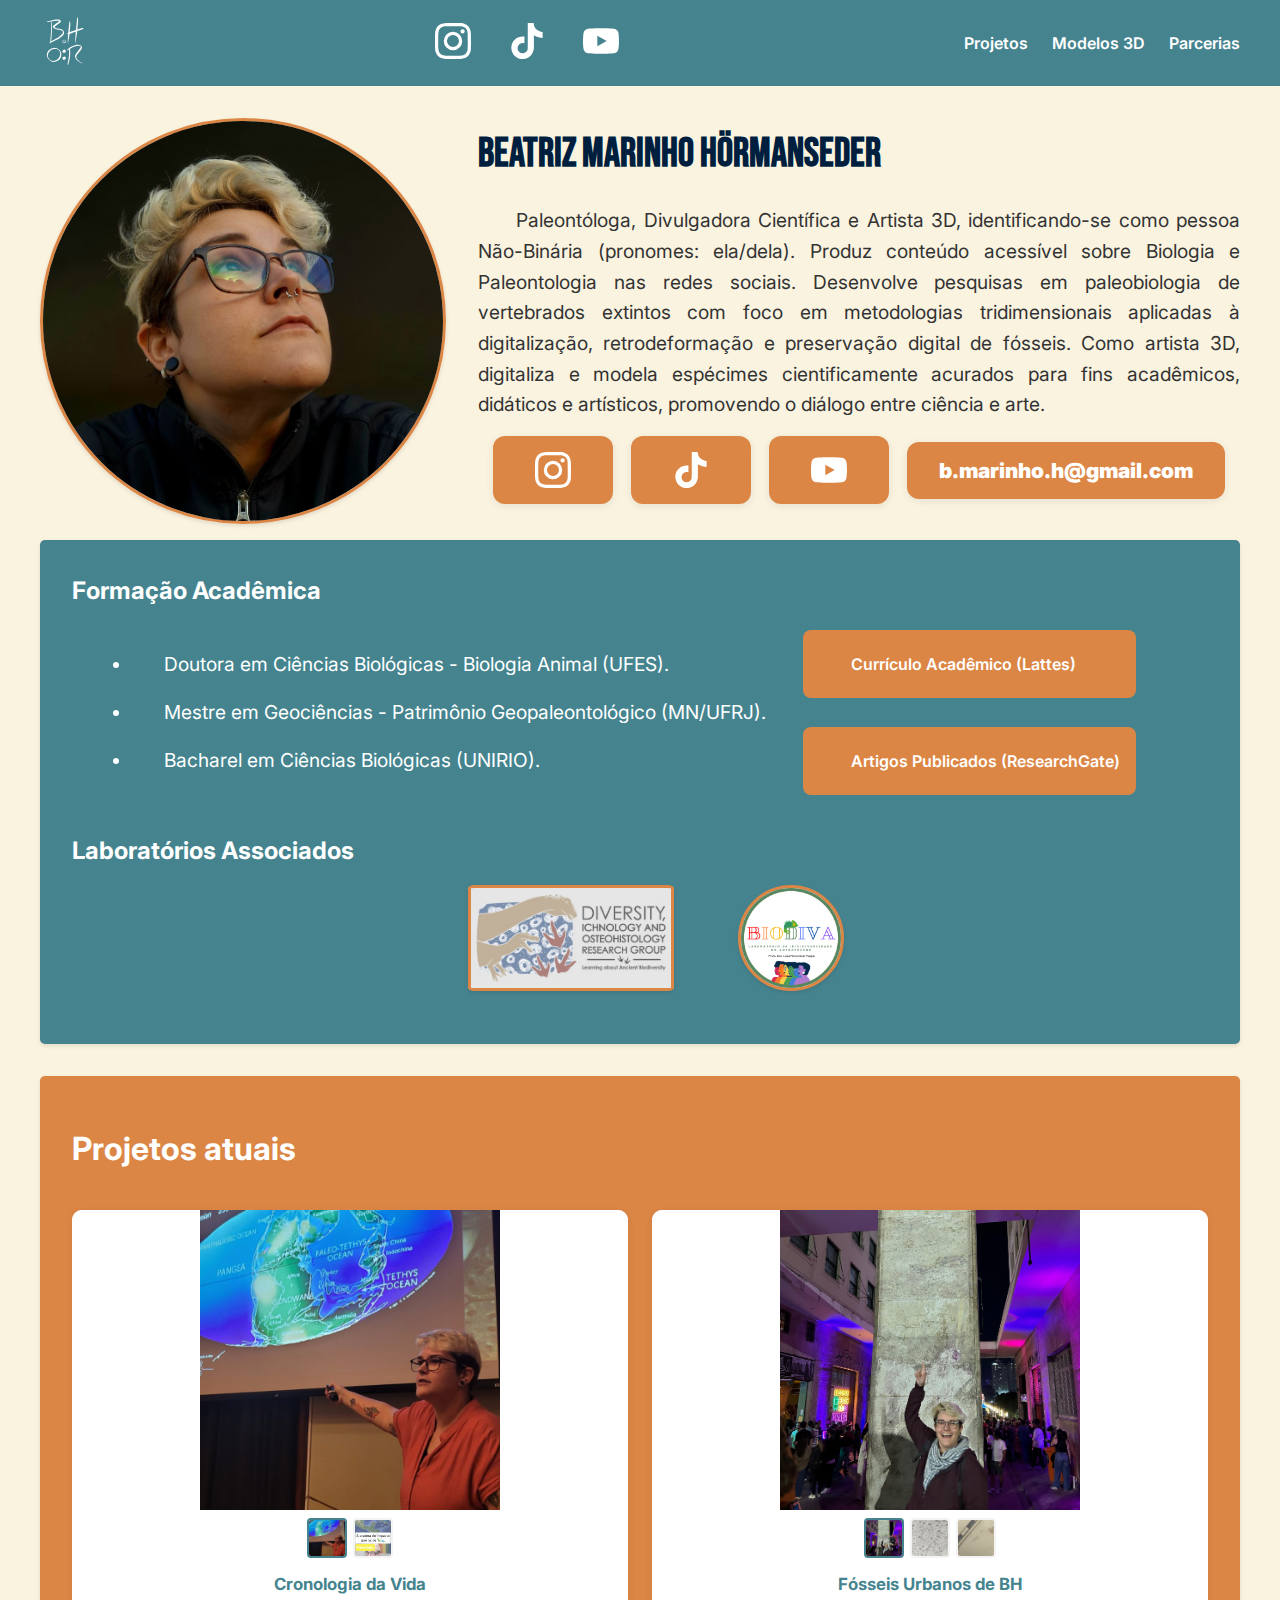
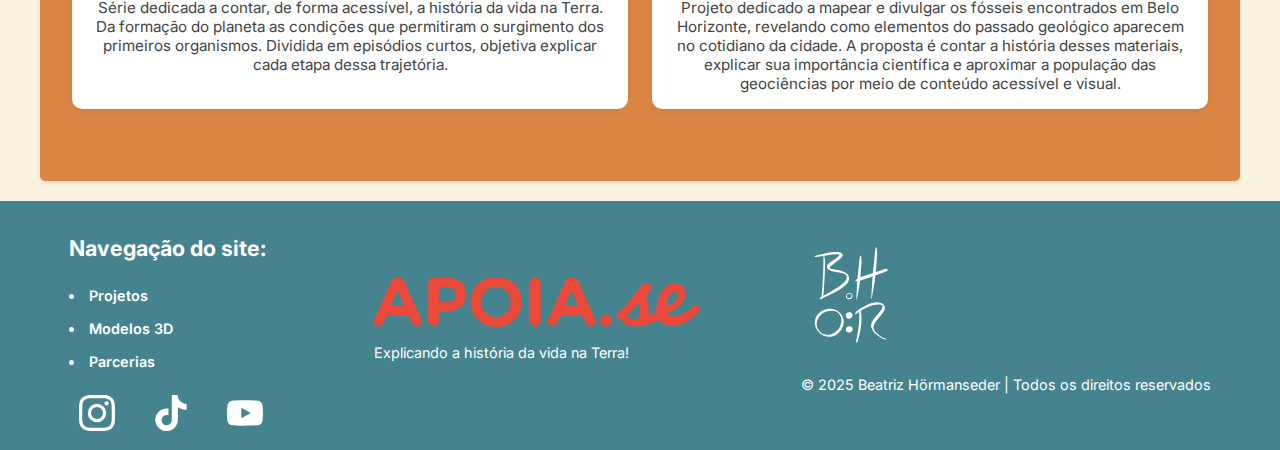
<file: index.html>
<!DOCTYPE html>
    <html lang="pt-BR">
    <head>
        <meta charset="UTF-8">
        <meta name="viewport" content="width=device-width, initial-scale=1.0">
        <title>bhor3D</title>
        <link rel="stylesheet" href="styles.css">

        <!-- ? -->
        <link href="https://fonts.googleapis.com/css2?family=Bebas+Neue&family=Inter:wght@400;600&display=swap" rel="stylesheet">
        <link rel="stylesheet" href="https://cdnjs.cloudflare.com/ajax/libs/font-awesome/6.5.0/css/all.min.css">
        <!-- ? -->

    </head>

    <body>
        <header>
            <nav class="navbar">
                <a href="index.html"><img src="assets/48px-fff.svg" alt="assinatura bhor" class="logo-img"></a>
                <div class="redes-sociais">
                    <a href="https://www.instagram.com/bhor3d" target="_blank"><img src="assets/instagram.svg" alt="Instagram"></a>
                    <a href="https://www.tiktok.com/@bhor3d" target="_blank"><img src="assets/tiktok.svg" alt="Tiktok"></a>
                    <a href="https://www.youtube.com/@bhor3d" target="_blank"><img src="assets/youtube.svg" alt="YouTube"></a>
                </div>
                <ul class="nav-links">
                    <li><a href="index.html">Projetos</a></li>
                    <li><a href="3D.html">Modelos 3D</a></li>
                    <li><a href="midia_kit.html">Parcerias</a></li>
                </ul>
            </nav>
        </header>

        <main>

            <section class="home">
             
                <section class="intro">
                    <img src="assets/lattes.jpg" alt="Foto de Beatriz" class="foto-intro">

                <div class="bio">
                    <h1>Beatriz Marinho Hörmanseder</h1>
                    <p>Paleontóloga, Divulgadora Científica e Artista 3D, identificando-se como pessoa Não-Binária (pronomes: ela/dela). Produz conteúdo acessível sobre Biologia e Paleontologia nas redes sociais. Desenvolve pesquisas em paleobiologia de vertebrados extintos com foco em metodologias tridimensionais aplicadas à digitalização, retrodeformação e preservação digital de fósseis. Como artista 3D, digitaliza e modela espécimes cientificamente acurados para fins acadêmicos, didáticos e artísticos, promovendo o diálogo entre ciência e arte.</p>
                                    
                    <div class="redes">

                        <div class="redes-sociais">
        
                            <a href="https://www.instagram.com/bhor3d" target="_blank" class="redes-btn">
                            <img src="assets/instagram.svg" alt="Instagram"></a>
                            <a href="https://www.tiktok.com/@bhor3d" target="_blank" class="redes-btn">
                            <img src="assets/tiktok.svg" alt="Tiktok"></a>
                            <a href="https://www.youtube.com/@bhor3d" target="_blank" class="redes-btn">
                            <img src="assets/youtube.svg" alt="YouTube"></a>
                            <a href="mailto:b.marinho.h@gmail.com" class="redes-btn">
                            <strong>b.marinho.h@gmail.com</strong></a>
                    
                        </div>         
                    </div>

                </div>

                </section>


                <section class="parceiros">
                    <h2>Formação Acadêmica</h2>

                    <section class="flex-row">
                    
                        <div class="curriculo">
                                        
                            <ul>
                                <li>Doutora em Ciências Biológicas - Biologia Animal (UFES).</li>
                                <li>Mestre em Geociências - Patrimônio Geopaleontológico (MN/UFRJ).</li>
                                <li>Bacharel em Ciências Biológicas (UNIRIO).</li>
                            </ul>

                        </div>

                        <div class="lattes">
                            <span><a href="https://lattes.cnpq.br/2464211948213980" target="_blank">Currículo Acadêmico (Lattes)</a></span>
                            <br>
                            <span><a href="https://www.researchgate.net/profile/Beatriz-Hoermanseder/research" target="_blank">Artigos Publicados (ResearchGate)</a></span>
                        </div>
                                                
                    </section>

                    <h2>Laboratórios Associados</h2>

                    <div class="parcerias">
                        <a href="https://www.dinolab.science/" target="_blank"><img src="assets/DinoLab.png" alt="DinoLab" class="foto4"></a>
                        <a href="https://www.instagram.com/biodiva.lab/" target="_blank"><img src="assets/BioDiva.jpg" alt="BioDiva Lab" class="foto3"></a>
                    </div>

                </section>

            </section>

            <section class="projetos-visual">

                <section class="portfolio-gallery">

                    <h1 id="cientifica">Projetos atuais</h1>
                    
                    <br>
          
                    <div class="gallery-grid">

                        <div class="gallery-item">

                            <div class="gallery-images">
                                <img src="assets/palestra.jpeg" alt="Palestra" class="active">
                                <img src="assets/yucatan.jpg" alt="Modelo de fóssil 1 - vista 2">
                            </div>

                            <div class="thumbs">
                                <img src="assets/palestra.jpeg" alt="thumb 1" class="thumb active">
                                <img src="assets/yucatan.jpg" alt="thumb 2" class="thumb">
                            </div>
            
                            <div class="caption">
                                <strong>Cronologia da Vida</strong>
                                <p>Série dedicada a contar, de forma acessível, a história da vida na Terra. Da formação do planeta as condições que permitiram o surgimento dos primeiros organismos. Dividida em episódios curtos, objetiva explicar cada etapa dessa trajetória.</p>
                            </div>
        
                        </div>

                        <div class="gallery-item">

                            <div class="gallery-images">
                                <img src="assets/BH.jpeg" alt="Sula" class="active">
                                <img src="assets/estromatolitos.png" alt="estromatólitos">
                                <img src="assets/SBH.png" alt="Fossil de concha">
                            </div>

                            <div class="thumbs">
                                <img src="assets/BH.jpeg" alt="thumb 1" class="thumb active">
                                <img src="assets/estromatolitos.png" alt="thumb 2" class="thumb">
                                <img src="assets/SBH.png" alt="thumb 3" class="thumb">
                            </div>
                            
                            <div class="caption">
                                <strong>Fósseis Urbanos de BH</strong>
                                <p>Projeto dedicado a mapear e divulgar os fósseis encontrados em Belo Horizonte, revelando como elementos do passado geológico aparecem no cotidiano da cidade. A proposta é contar a história desses materiais, explicar sua importância científica e aproximar a população das geociências por meio de conteúdo acessível e visual.</p>
                            </div>
          
                         </div>
        
                    </div>

                </section>

            </section>

            <br>

        </main>

        <footer>
            <div class="navbar-footer">
                <h2>Navegação do site:</h2>
                <ul class="nav-links-footer">
                    <li><a href="index.html">Projetos</a></li>
                    <li><a href="3D.html">Modelos 3D</a></li>
                    <li><a href="midia_kit.html">Parcerias</a></li>
                </ul>

            <br>

                <div class="redes-sociais">
                    <a href="https://www.instagram.com/bhor3d" target="_blank"><img src="assets/instagram.svg" alt="Instagram"></a>
                    <a href="https://www.tiktok.com/@bhor3d" target="_blank"><img src="assets/tiktok.svg" alt="Tiktok"></a>
                    <a href="https://www.youtube.com/@bhor3d" target="_blank"><img src="assets/youtube.svg" alt="YouTube"></a>
                </div>
            </div>
            
            <div>
                <a href="https://apoia.se/bhor3d"><img src="assets/apoia-se-logo.svg" alt="Apoia-se" class="apoia-se-logo"></a>
                <p>Explicando a história da vida na Terra!</p> 
            </div>

            <div class="logo-footer">
                <img src="assets/48px-fff.svg" alt="assinatura bhor" class="logo-img-footer">
                <br>
                <p>&copy; 2025 Beatriz Hörmanseder | Todos os direitos reservados</p>
            </div>
        </footer>

        <!-- SELEÇÃO THUMBS DO PROJETO -->
        <script>
            document.querySelectorAll('.gallery-item').forEach(function(item) {
            const thumbs = item.querySelectorAll('.thumb');
            const images = item.querySelectorAll('.gallery-images img');
            thumbs.forEach((thumb, idx) => {
            thumb.addEventListener('click', function() {
            thumbs.forEach(t => t.classList.remove('active'));
            images.forEach(img => img.classList.remove('active'));
            thumb.classList.add('active');
            images[idx].classList.add('active');
            });
            });
            });
        </script>
        <!-- SELEÇÃO THUMBS DO PROJETO -->

    </body>
    </html>
</file>
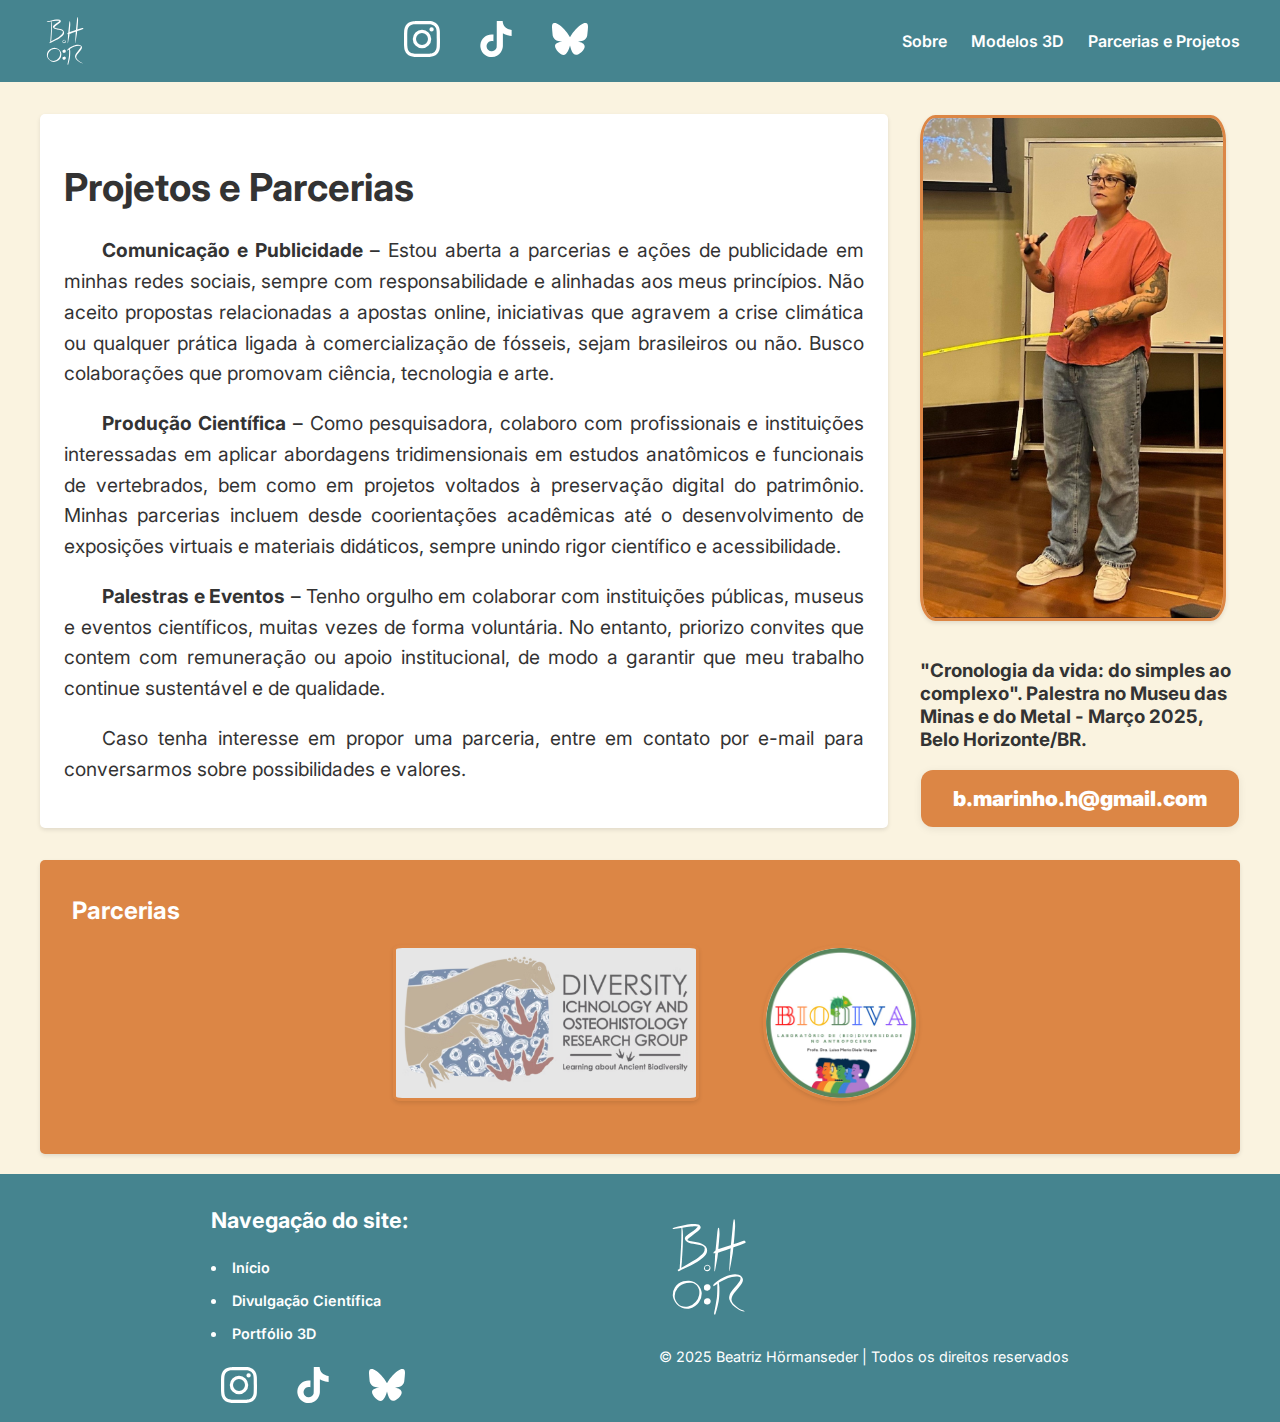
<file: divulgacao.html>
<!DOCTYPE html>
    <html lang="pt-br">
        <head>
            <meta charset="UTF-8">
            <meta name="viewport" content="width=device-width, initial-scale=1.0">
            <title>bhor3D</title>
            <link rel="stylesheet" href="style.css">
            <link href="https://fonts.googleapis.com/css2?family=Bebas+Neue&family=Inter:wght@400;600&display=swap" rel="stylesheet">
            <link rel="stylesheet" href="https://cdnjs.cloudflare.com/ajax/libs/font-awesome/6.5.0/css/all.min.css">

        </head>
      <body>
        <header>
                <nav class="navbar">
                    <img src="assets/48px-fff.svg" alt="assinatura bhor" class="logo-img">
                    
                    <div class="logo">
                      <div class="redes-sociais">
                        <a href="https://www.instagram.com/bhor3d" target="_blank"><img src="assets/instagram.svg" alt="Instagram"></a>
                        <a href="https://www.tiktok.com/@bhor3d" target="_blank"><img src="assets/tiktok.svg" alt="Tiktok"></a>
                        <a href="https://bsky.app/profile/bhor.bsky.social" target="_blank"><img src="assets/bluesky.svg" alt="Bluesky"></a>
                      </div>
                    </div>
                    
                    <ul class="nav-links">
                      <li><a href="index.html">Sobre</a></li>
                      <li><a href="portfolio.html">Modelos 3D</a></li>
                      <li><a href="divulgacao.html">Parcerias e Projetos</a></li>
                    </ul>
                </nav>
        </header>


<section class="resumo">
      
      <div class="resumo-texto">
              
        <h1>Projetos e Parcerias</h1>

        <p><strong>Comunicação e Publicidade</strong> – Estou aberta a parcerias e ações de publicidade em minhas redes sociais, sempre com responsabilidade e alinhadas aos meus princípios. Não aceito propostas relacionadas a apostas online, iniciativas que agravem a crise climática ou qualquer prática ligada à comercialização de fósseis, sejam brasileiros ou não. Busco colaborações que promovam ciência, tecnologia e arte.</p>

        <p><strong>Produção Científica</strong> – Como pesquisadora, colaboro com profissionais e instituições interessadas em aplicar abordagens tridimensionais em estudos anatômicos e funcionais de vertebrados, bem como em projetos voltados à preservação digital do patrimônio. Minhas parcerias incluem desde coorientações acadêmicas até o desenvolvimento de exposições virtuais e materiais didáticos, sempre unindo rigor científico e acessibilidade.</p>

        <p><strong>Palestras e Eventos</strong> – Tenho orgulho em colaborar com instituições públicas, museus e eventos científicos, muitas vezes de forma voluntária. No entanto, priorizo convites que contem com remuneração ou apoio institucional, de modo a garantir que meu trabalho continue sustentável e de qualidade.</p>

        <p>Caso tenha interesse em propor uma parceria, entre em contato por e-mail para conversarmos sobre possibilidades e valores.</p>

      </div>
      

        
      <div>
        <img src="assets/index.jpg" alt="Foto de Beatriz" class="foto">
          
          <h3>"Cronologia da vida: do simples ao complexo". Palestra no Museu das Minas e do Metal - Março 2025, Belo Horizonte/BR.</h3>

          <div class="redes-sociais">
              <a href="mailto:b.marinho.h@gmail.com" class="redes-btn">
              <strong>b.marinho.h@gmail.com</strong>
              </a>
          </div>

        </div>
        
        
      </section>

        <main>
          <section class="parceiros">
            <h2>Parcerias</h2>

            <div class="parcerias">
                <a href="https://www.dinolab.science/" target="_blank"><img src="assets/DinoLab.png" alt="DinoLab" class="foto4"></a>
                <a href="https://www.instagram.com/biodiva.lab/" target="_blank"><img src="assets/BioDiva.jpg" alt="BioDiva Lab" class="foto3"></a>
            </div>
            
          </section>

        </main>

<br>
        <footer>

            <div class="navbar-footer">
              <h2>Navegação do site:</h2>
              <ul class="nav-links-footer">
              <li><a href="index.html">Início</a></li>
              <li><a href="divulgacao.html">Divulgação Científica</a></li>
              <li><a href="portfolio.html">Portfólio 3D</a></li>
              </ul>

              <br>
           
              <div class="redes-sociais">
                  <a href="https://www.instagram.com/bhor3d" target="_blank"><img src="assets/instagram.svg" alt="Instagram"></a>
                  <a href="https://www.tiktok.com/@bhor3d" target="_blank"><img src="assets/tiktok.svg" alt="Tiktok"></a>
                  <a href="https://bsky.app/profile/bhor.bsky.social" target="_blank"><img src="assets/bluesky.svg" alt="Bluesky"></a>
              </div>
            </div>

            <div class="logo-footer">
                <img src="assets/48px-fff.svg" alt="assinatura bhor" class="logo-img-footer">
                <br>
                <p>&copy; 2025 Beatriz Hörmanseder | Todos os direitos reservados</p>
            </div>
          
      
      
        </footer>
</body>
</html>
</file>
<file: styles.css>
/* BODY + HEADER */

body {
    margin: 0;
    font-family: 'Inter', sans-serif;
    background-color: #FAF3E0;
    color: #333333;
  }

  header {
    background-color: #45848F;
    padding: 1rem;
  }
  
  .navbar {
    display: flex;
    justify-content: space-between;
    align-items: center;
    max-width: 1200px;
    margin: 0 auto;
  }

  .logo-img {
    height: 50px;
    width: auto;
    align-items: start;
  }

  .redes-sociais {
  display: flex;
  flex-direction: row;
  align-items: center;
  justify-content: center;
  gap: 18px;
}

.redes-sociais a img {
  margin: 0 10px;
  font-size: 32px;
  width: 36px;
  height: 36px;
  filter: brightness(0) invert(1);
  transition: transform 0.2s ease;
}

.redes-sociais a img:hover {
  transform: scale(1.2);
  color: #DC8645;
}

.nav-links {
    list-style: none;
    display: flex;
    gap: 1.5rem;
    padding: 0;
    margin: 0;
  }

  .nav-links li a {
    color: white;
    text-decoration: none;
    font-weight: 600;
  }
  
  .nav-links li a:hover {
    color: #DC8645;
  }

/* FOOTER */

footer {
    text-align: start;
    padding: 1rem;
    background-color: #45848F;
    color: white;
    margin-top: 2rem;
    font-size: 0.9rem;
    justify-content: space-evenly;
    display: flex;
    flex-direction: row;
    align-items: center;
    margin: 0 auto;
    padding: 1rem 0;
    gap: 2rem;
  }

  .navbar-footer {
    display: flex;
    flex-direction: column;
    justify-items: center;
    max-width: 1200px;
  }

  .nav-links-footer {
    gap: 1.5rem;
    padding: 0;
    margin: 0;
    list-style-position: inside;
  }

  .nav-links-footer li {
    padding: 0.5rem 0;
  }

  .nav-links-footer li a {
    color: white;
    text-decoration: none;
    font-weight: 600;
  }

  .nav-links-footer li a:hover {
    color: #DC8645;
  }

.apoia-se-logo {
  height: 50px;
  width: auto;
}

.logo-footer {
  display: flex;
  flex-direction: column;
  align-items: start
}

.logo-img-footer {
  height: 100px;
  width: auto;
}

/* MAIN */

.home {
      align-items: center;
      padding: 2rem 2rem;
      text-align: center;
      max-width: 1200px;
      margin: 0 auto;
      gap: 2rem;
    }

.intro {
    display: flex;
    flex-direction: row;
    padding: 0;
    margin: 0 auto;
    gap: 2rem;
    align-items: center;
  }

.foto-intro {
      width: 400px;
      height: 400px;
      object-fit:  cover;
      border-radius: 50%;
      border: 3px solid #DC8645;
      margin-bottom: 1rem;
      box-shadow: 0 2px 4px rgba(0, 0, 0, 0.1);
    }

.bio {
      display: flex;
      flex-direction: column;
          max-width: 1000px

}


    .bio h1 {
      font-family:  'Bebas Neue', sans-serif;
      font-size: 2.5rem;
      color: #001F3F;
      margin: 0.5rem 0;
      text-align: start;
    }
  
    .bio p {
      font-size: 1.2rem;
      margin-bottom: 1rem;
      line-height: 1.6;
      text-indent: 2em;
      text-align: justify;

    }

.redes {
      display: flex;
      flex-direction: row;
      align-items: center;
      justify-content: center;
      margin-bottom: 2rem;
    }

.redes-btn {
  display: flex;
  align-items: center;
  background-color: #DC8645;
  color: white;
  padding: 1rem 2rem;
  border-radius: 12px;
  font-weight: 600;
  font-size: 1.3rem;
  text-decoration: none;
  transition: background 0.2s, transform 0.2s;
  box-shadow: 0 2px 8px rgba(0,0,0,0.08);
  gap: 12px;
}

.redes-btn:hover {
  background-color: #45848F;
  transform: scale(1.05);
  color: #fff;
}

.redes-btn img {
  width: 36px;
  height: 36px;
  margin-right: 8px;
  filter: brightness(0) invert(1);
  transition: transform 0.2s;
}

.redes-btn:hover img {
  transform: scale(1.2);
}

.parceiros {
    display: flex;
    flex-direction: column;
    align-items: start;
    text-align: start;
    text-indent: 2em;
    max-width: 1200px;
    margin: 0 auto;
    padding: 1rem 0rem;
    color: #ffffff;
    background-color: #45848F;
    border-radius: 5px;
    box-shadow: 0 2px 4px rgba(0, 0, 0, 0.1);
  }

  .flex-row {
    display: flex;
    flex-direction: row;
    align-items: center;
    text-align: start;
    max-width: 1200px;
    margin: 0 auto;
    padding-bottom: 1rem;
    gap: 2rem;
    color: #ffffff;
    background-color: #45848F;
    border-radius: 5px;
  }

  .curriculo {
    display: flex;
    flex-direction: column;
    align-items: start;
    padding: 1rem 0rem;
    font-size: 1.2rem;
    text-align: start;
    max-width: 1100px;
    margin: 0 auto;
  }

  .curriculo ul {
    flex-direction: column;
    display: flex;
    gap: 1.5rem;
    font-size: 1.2rem;
    padding: 0;
    margin: 0;
    margin-block: 5px;
    margin-inline-start: 20px;
    list-style-position: outside;
  } 

.lattes span {
    display: flex;
    background-color: #DC8645;
    color: white;
    padding: 1.5rem 1rem;
    border-radius: 8px;
    margin: 0.3rem;
    margin-right: 2rem;
    font-weight: 600;
    align-items: start;
    transition: background 0.2s, transform 0.2s;
    cursor: pointer;
    
  }

  .lattes span a {
    color: white;
    text-decoration: none;
    font-weight: 600;
    
  }
  
  .lattes span:hover {
  transform: scale(1.05); /* Efeito de "saltar" */
  color: #fff;
}

.parcerias {
    display: flex;
    flex-direction: row;
    align-items: start;
    padding-bottom: 1rem;
    font-size: 1.2rem;
    text-align: start;
    max-width: 1100px;
    margin: 0 auto;
    gap: 2rem;

  }

  .foto4 {
      width: 200px;
      height: 100px;
      object-fit:  cover;
      border-radius: 3%;
      border: 3px solid #DC8645;
      margin-bottom: 1rem;
      box-shadow: 0 2px 4px rgba(0, 0, 0, 0.1);
    }

.foto3 {
      width: 100px;
      height: 100px;
      object-fit:  cover;
      border-radius: 50%;
      border: 3px solid #DC8645;
      margin-bottom: 1rem;
      box-shadow: 0 2px 4px rgba(0, 0, 0, 0.1);
    }

.projetos-visual {
  display: flex;
  gap: 2rem;
  max-width: 1136px;
  margin: 0 auto;
  padding: 2rem 2rem;

  color: #ffffff;
  background-color: #DC8645;
  border-radius: 5px;
  box-shadow: 0 2px 4px rgba(0, 0, 0, 0.1);
}

.portfolio-gallery {
  flex: 1;
}

.gallery-grid {
  display: grid;
  grid-template-columns: repeat(auto-fit, minmax(220px, 1fr));
  gap: 1.5rem;
  margin-bottom: 2.5rem;
}

.gallery-item {
  background: #fff;
  border-radius: 10px;
  box-shadow: 0 2px 8px rgba(0,0,0,0.06);
  overflow: hidden;
  text-align: center;
  transition: box-shadow 0.2s;
}

.gallery-item img {
  width: 100%;
  height: 180px;
  object-fit: cover;
  display: block;
}

.gallery-images {
  position: relative;
  width: 100%;
  height: 300px;
}

.gallery-images img {
  position: absolute;
  top: 0; left: 0;
  width: 100%;
  height: 300px;
  object-fit: contain;
  background: #fff;
  opacity: 0;
  transition: opacity 0.3s;
  z-index: 1;
}

.gallery-images img.active {
  opacity: 1;
  z-index: 2;
}

.thumbs {
  display: flex;
  justify-content: center;
  gap: 6px;
  margin-top: 8px;
}

.thumbs .thumb {
  width: 36px;
  height: 36px;
  object-fit: cover;
  border: 2px solid #eee;
  border-radius: 4px;
  cursor: pointer;
  opacity: 0.7;
  transition: border 0.2s, opacity 0.2s;
}

.thumbs .thumb.active,
.thumbs .thumb:hover {
  border: 2px solid #45848F;
  opacity: 1;
}

.caption {
  padding: 1rem;
}

.caption strong {
  color: #45848F;
  font-size: 1.05rem;
}

.caption p {
  margin: 0.3rem 0 0 0;
  font-size: 0.95rem;
  color: #444;
  
}

/* FIM DO INDEX */

/* INICIO DO 3D */

.resumo {
    display: flex;
    flex-direction: row;
    align-items: center;
    padding: 2rem 2rem;
    text-align: start;
    max-width: 1200px;
    margin: 0 auto;
    gap: 2rem;
  }

.resumo-texto {
    background-color: #ffffff;
    padding: 1.5rem;
    max-width: 800px;
    border-radius: 5px;
    box-shadow: 0 2px 4px rgba(0, 0, 0, 0.1);
    font-size: 1.2rem;
    text-align: justify;
  }

  .resumo-texto p {
    text-indent:  2em;
    line-height: 1.6;
  }

  .service {
    display: flex;
    flex-direction: row;
    align-items: center;
    padding: 1rem 0rem;
    font-size: 1rem;
}

.service span {
    background-color: #45848F;
    color: white;
    padding: 1.5rem 1rem;
    border-radius: 8px;
    margin: 0.3rem;
    font-weight: 600;
    align-items: start;
    text-align: start;
    height: 40px;
  }

  .foto-3d {
    width: 300px;
    height: 400px;
    object-fit: fill;
    border-radius: 5%;
    border: 3px solid #DC8645;
    margin-top: 1rem;
    box-shadow: 0 2px 4px rgba(0, 0, 0, 0.1);
  }

  .portfolio-visual {
  display: flex;
  gap: 2rem;
  max-width: 1136px;
  margin: 0 auto;
  padding: 2rem 2rem;
  color: #ffffff;
  background-color: #45848F;
  border-radius: 5px;
  box-shadow: 0 2px 4px rgba(0, 0, 0, 0.1);
}

.sidebar {
  min-width: 200px;
  background: #f5f5f5;
  border-radius: 8px;
  padding: 1.5rem 1rem;
  box-shadow: 0 2px 8px rgba(0,0,0,0.04);
  height: fit-content;
  position: sticky;
  top: 2rem;
}

.sidebar h3 {
  margin-top: 0;
  font-size: 1.2rem;
  color: #45848F;
}

.sidebar ul {
  list-style: none;
  padding: 0;
  margin: 0;
}

.sidebar li {
  margin-bottom: 1rem;
}

.sidebar a {
  color: #222;
  text-decoration: none;
  font-weight: 600;
  transition: color 0.2s;
}

.sidebar a:hover {
  color: #DC8645;
}

.parceiros2 {
    display: flex;
    flex-direction: column;
    align-items: start;
    text-align: start;
    text-indent: 2em;
    max-width: 1200px;
    margin: 0 auto;
    padding: 1rem 0rem;
    color: #ffffff;
    background-color: #DC8645;
    border-radius: 5px;
    box-shadow: 0 2px 4px rgba(0, 0, 0, 0.1);
  }

  .foto5 {
      width: 300px;
      height: 100px;
      object-fit:  cover;
      border-radius: 3%;
      border: 3px solid #DC8645;
      margin-bottom: 1rem;
      box-shadow: 0 2px 4px rgba(0, 0, 0, 0.1);
    }

/* FIM DO 3D */

/* INICIO DO MIDIA KIT */

.foto {
      width: 300px;
      height: 500px;
      object-fit:  cover;
      border-radius: 5%;
      border: 3px solid #DC8645;
      margin-bottom: 1rem;
      box-shadow: 0 2px 4px rgba(0, 0, 0, 0.1);
    }

.chart-box {
  background-color: #ffffff;
  padding: 1rem;
  border-radius: 5px;
  box-shadow: 0 2px 6px rgba(0,0,0,0.08);
  max-width: 1200px;
  margin: 0 auto auto;
}

.chart-box .charts-row {
  display: flex;
  gap: 2rem;
  align-items: stretch;
}

.chart-box .left-panel .resumo-texto {
  max-width: 100%;
  padding: 0.6rem;
  box-sizing: border-box;
}

.left-panel {
  flex: 0 0 35%;
  max-width: 35%;
  display: flex;
  flex-direction: column;
  gap: 0.6rem;
  min-width: 0;
}

.audience-section h3 {
    font-size: 1rem;
    font-weight: 700;
}

.audience-grid {
    display:flex; gap:10px;
}

.audience-card {
    background: transparent;
}

.audience-card h4 {
    margin:0 0 6px 0; font-size:0.9rem; color:#45848F;
}

.audience-section .age-list .age-row {
    display:flex;align-items:center;gap:8px;padding:4px 0;border-radius:4px;
}

.audience-section .age-row .label {
    font-weight:600;color:#001F3F; font-size:0.9rem;
}

.audience-section .age-bar {
    background: #f5f6f7;border-radius:6px;height:8px;overflow:hidden;margin:0 8px;
}

.audience-section .age-fill {
    height:100%;background:#45848F;border-radius:6px;
}

.audience-section .age-row .percent {
    color:#666;font-size:0.9rem;text-align:right;
}

.audience-section .city-list li {
    padding:4px 0;
}

.audience-section .city-list li span:first-child {
    color:#001F3F;font-weight:600;
}

.audience-section h2 {
    font-weight: 700;
}

/* MEDIA + LEFT RIGHT */

.right-panel {
  flex: 1 1 65%;
  max-width: 65%;
  display: flex;
  flex-direction: column;
  gap: 0.8rem;
  min-width: 0;
}

.chart-panel {
  width: 100%;
  display: flex;
  flex-direction: column;
  gap: 0.5rem;
  flex: 1 1 0; 
}

.chart-panel h3 {
  margin: 0 0 0.5rem 0;
  font-size: 1.1rem;
  color: #001F3F;
}

.chart-box, .chart-box * {
  box-sizing: border-box;
}

.chart-area {
  position: relative;
  width: 100%;
  height: 100%;
  background: transparent;
  border-radius: 4px;
  padding: 8px 24px 8px 8px; 
  overflow: hidden;
  display: flex;
  flex-direction: column;
  min-height: 0; 
  flex: 1 1 auto; 
}

.chart-area canvas {
  display: block;
  width: 100% !important;
  height: 100% !important;
}

.left-panel, .right-panel {
    min-width: 0;
  }

  @media (max-width: 900px) {
  .chart-box .charts-row { grid-template-columns: 1fr; }
  .left-panel { width: 100%; flex: none; }
}
 
  @media (max-width:900px) {
    .audience-section .age-bar { height:6px; }
    .audience-section .age-row { padding:3px 0; }
    .audience-grid { flex-direction:column; }
  }
</file>
<file: style.css>
body {
    margin: 0;
    font-family: 'Inter', sans-serif;
    background-color: #FAF3E0;
    color: #333333;
  }


/* HEADER */

header {
    background-color: #45848F;
    padding: 1rem;
  }
  
  .navbar {
    display: flex;
    justify-content: space-between;
    align-items: center;
    max-width: 1200px;
    margin: 0 auto;
  }
  
  
  .logo-img {
    height: 50px;
    width: auto;
    align-items: start;
  }  
  
  .nav-links {
    list-style: none;
    display: flex;
    gap: 1.5rem;
    padding: 0;
    margin: 0;
  }
  
  .nav-links li a {
    color: white;
    text-decoration: none;
    font-weight: 600;
  }
  
  .nav-links li a:hover {
    color: #DC8645;
  }

/* FOOTER */

footer {
    text-align: start;
    padding: 1rem;
    background-color: #45848F;
    color: white;
    margin-top: 2rem;
    font-size: 0.9rem;
    justify-content: space-evenly;
    display: flex;
    flex-direction: row;
    align-items: center;
    margin: 0 auto;
    padding: 1rem 0;
    gap: 2rem;
  }

  .navbar-footer {
    display: flex;
    flex-direction: column;
    justify-items: center;
    max-width: 1200px;

  }

  .nav-links-footer {
   
    gap: 1.5rem;
    padding: 0;
    margin: 0;
    list-style-position: inside;
  }

  .nav-links-footer li {
    padding: 0.5rem 0;
  }
  .nav-links-footer li a {
    color: white;
    text-decoration: none;
    font-weight: 600;
  }

  .nav-links-footer li a:hover {
    color: #DC8645;
  }

.logo-footer {
  display: flex;
  flex-direction: column;
  align-items: start
}

.logo-img {
  height: 50px;
  width: auto;

}

.logo-img-footer {
  height: 100px;
  width: auto;

}


.redes-sociais {
  display: flex;
  flex-direction: row;
  align-items: center;
  justify-content: center;
  gap: 18px;
}

.redes-sociais .redes-btn {
  display: flex;
  align-items: center;
  background-color: #DC8645;
  color: white;
  padding: 1rem 2rem;
  border-radius: 12px;
  font-weight: 600;
  font-size: 1.3rem;
  text-decoration: none;
  transition: background 0.2s, transform 0.2s;
  box-shadow: 0 2px 8px rgba(0,0,0,0.08);
  gap: 12px;
}

.redes-sociais .redes-btn:hover {
  background-color: #45848F;
  transform: scale(1.05);
  color: #fff;
}

.redes-sociais .redes-btn img {
  width: 36px;
  height: 36px;
  margin-right: 8px;
  filter: brightness(0) invert(1);
  transition: transform 0.2s;
}

.redes-sociais .redes-btn:hover img {
  transform: scale(1.2);
}








.redes-sociais a img {
  margin: 0 10px;
  font-size: 32px;
  /* ensure social icons in header/footer have a consistent size */
  width: 36px;
  height: 36px;
  filter: brightness(0) invert(1);
  transition: transform 0.2s ease;
}

.redes-sociais a img:hover {
  transform: scale(1.2);
  color: #DC8645;
}



/* MAIN */
  
/* INDEX */
  

/* sessão 1 */
    .home {
      align-items: center;
      padding: 2rem 2rem;
      text-align: center;
      max-width: 1200px;
      margin: 0 auto;
      gap: 2rem;
    }
  
.home .intro {
    display: flex;
    flex-direction: row;
    padding: 0;
    margin: 0 auto;
    gap: 2rem;
    align-items: center;
  }

.foto4 {
      width: 300px;
      height: 150px;
      object-fit:  cover;
      border-radius: 3%;
      border: 3px solid #DC8645;
      margin-bottom: 1rem;
      box-shadow: 0 2px 4px rgba(0, 0, 0, 0.1);
    }

.foto3 {
      width: 150px;
      height: 150px;
      object-fit:  cover;
      border-radius: 50%;
      border: 3px solid #DC8645;
      margin-bottom: 1rem;
      box-shadow: 0 2px 4px rgba(0, 0, 0, 0.1);
    }

.foto2 {
      width: 400px;
      height: 400px;
      object-fit:  cover;
      border-radius: 50%;
      border: 3px solid #DC8645;
      margin-bottom: 1rem;
      box-shadow: 0 2px 4px rgba(0, 0, 0, 0.1);
    }

    .foto {
      width: 300px;
      height: 500px;
      object-fit:  cover;
      border-radius: 5%;
      border: 3px solid #DC8645;
      margin-bottom: 1rem;
      box-shadow: 0 2px 4px rgba(0, 0, 0, 0.1);
    }

.bio {
      display: flex;
      flex-direction: column;
          max-width: 1000px

}


    .bio h1 {
      font-family:  'Bebas Neue', sans-serif;
      font-size: 2.5rem;
      color: #001F3F;
      margin: 0.5rem 0;
      text-align: start;
    }
  
    .bio p {
      font-size: 1.2rem;
      margin-bottom: 1rem;
      line-height: 1.6;
      text-indent: 2em;
      text-align: justify;

    }

    .bio br {
      text-indent: 2em;
    }
     
    .redes {
      display: flex;
      flex-direction: row;
      align-items: center;
      justify-content: center;
      margin-bottom: 2rem;
    }
    
    .redes span {
      display: flex;
      flex-direction: row;
      background-color: #DC8645;
      color: white;
      padding: 0.5rem 1rem;
      border-radius: 8px;
      margin: 0.3rem;
      font-weight: 600;
    }

    /* sessão 2 */
     .flex-news {
    display: flex;
    flex-direction: column;
    align-items: start;
    text-align: start;
    max-width: 1200px;
    margin: 0 auto;
    padding: 1rem;
    color: #ffffff;
    background-color: #DC8645;
    border-radius: 5px;
    box-shadow: 0 2px 4px rgba(0, 0, 0, 0.1);

  }

  .news {
    display: flex;
    flex-direction: row;
    align-items: start;
    font-size: 1.1rem;
    text-align: start;
    max-width: 800px;
    margin: 0 auto;
    gap: 1rem;
  }
  
/* SOBRE */

/* sessão 1 */
  .foto-sobre {
    width: 300px;
    height: 400px;
    object-fit: fill;
    border-radius: 5%;
    border: 3px solid #DC8645;
    margin-top: 1rem;
    box-shadow: 0 2px 4px rgba(0, 0, 0, 0.1);
  }

  .resumo {
    display: flex;
    flex-direction: row;
    align-items: center;
    padding: 2rem 2rem;
    text-align: start;
    max-width: 1200px;
    margin: 0 auto;
    gap: 2rem;
  }

  .resumo-texto {
    background-color: #ffffff;
    padding: 1.5rem;
    max-width: 800px;
    border-radius: 5px;
    box-shadow: 0 2px 4px rgba(0, 0, 0, 0.1);
    font-size: 1.2rem;
    text-align: justify;
  }

  .resumo-texto p {
    text-indent:  2em;
    line-height: 1.6;
  }

/* sessão 2 */

.flex-column {
    display: flex;
    flex-direction: column;
    align-items: start;
    text-align: start;
    max-width: 1200px;
    margin: 0 auto;
    padding: 1rem;
    color: #ffffff;
    background-color: #DC8645;
    border-radius: 5px;
    box-shadow: 0 2px 4px rgba(0, 0, 0, 0.1);
  }

.flex-column h2 {
    font-size: 1.6rem;
    margin-bottom: 1rem;
    text-align: start;
    padding: 0 2rem;
  }


  .flex-row {
    display: flex;
    flex-direction: row;
    align-items: center;
    text-align: start;
    max-width: 1200px;
    margin: 0 auto;
    padding-bottom: 1rem;
    gap: 2rem;
    color: #ffffff;
    background-color: #DC8645;
    border-radius: 5px;
    box-shadow: 0 2px 4px rgba(0, 0, 0, 0.1);
  }

  .parceiros {
    display: flex;
    flex-direction: column;
    align-items: start;
    text-align: start;
    text-indent: 2em;
    max-width: 1200px;
    margin: 0 auto;
    padding: 1rem 0rem;
    color: #ffffff;
    background-color: #DC8645;
    border-radius: 5px;
    box-shadow: 0 2px 4px rgba(0, 0, 0, 0.1);
  }

 .parcerias {
    display: flex;
    flex-direction: row;
    align-items: start;
    padding-bottom: 1rem;
    font-size: 1.2rem;
    text-align: start;
    max-width: 1100px;
    margin: 0 auto;
    gap: 2rem;

  }



  .curriculo {
    display: flex;
    flex-direction: column;
    align-items: start;
    padding: 1rem 0rem;
    font-size: 1.2rem;
    text-align: start;
    max-width: 1100px;
    margin: 0 auto;
  }

  .curriculo p {
    text-indent: 2em;
    line-height: 1.6;
    text-align: justify;
    margin-block-start: 0;
    margin-bottom: 0;
  }

  .curriculo ul {
    flex-direction: column;
    display: flex;
    gap: 1.5rem;
    font-size: 1.2rem;
    padding: 0;
    margin: 0;
    margin-block: 5px;
    margin-inline-start: 20px;
    list-style-position: outside;
  } 

  .curriculo li a {
    color: white;
    text-decoration: none;
    font-weight: 600;
  }
  
  .curriculo li a:hover {
    color: #45848F;
  }

  .lattes span {
    display: flex;
    background-color: #45848F;
    color: white;
    padding: 1.5rem 1rem;
    border-radius: 8px;
    margin: 0.3rem;
    margin-right: 2rem;
    font-weight: 600;
    align-items: start;
    transition: background 0.2s, transform 0.2s;
    cursor: pointer;
  }

  .lattes span a {
    color: white;
    text-decoration: none;
    font-weight: 600;
  }
  
 

  .lattes span:hover {
  transform: scale(1.05); /* Efeito de "saltar" */
  color: #fff;
}

.service {
    display: flex;
    flex-direction: row;
    align-items: center;
    padding: 1rem 0rem;
    font-size: 1rem;
}

.service span {
    background-color: #45848F;
    color: white;
    padding: 1.5rem 1rem;
    border-radius: 8px;
    margin: 0.3rem;
    font-weight: 600;
    align-items: start;
    
  }


/* sessão 3 */
.midia-row {
    display: flex;
    flex-direction: row;
    align-items: center;
    text-align: start;
    max-width: 1200px;
    margin: 0 auto;
    padding-bottom: 1rem;
    gap: 2rem;
    color: #ffffff;
    background-color: #DC8645;
    border-radius: 5px;
    
  }

  .midia {
    display: flex;
    flex-direction: column;
    align-items: start;
    padding: 0rem 2rem;
    padding-bottom: 1rem;
    font-size: 1.1rem;
    text-align: start;
    max-width: 800px;
    margin: 0 auto;
    margin-left: 1rem;
  }

.midia ul {
    flex-direction: column;
    display: flex;
    gap: 1.5rem;
    font-size: 1.1rem;
    padding: 0;
    margin: 0;
    margin-block: 5px;
    margin-inline-start: 20px;
    list-style-position: outside;
  }

  .midia li a  {
    color: #ffffff;
    text-decoration: none;
    font-weight: 600;
  }

  .midia li a:hover {
    color: #45848F;
  }

/* PUBLICAÇÕES */

  .publicacoes {
  display: flex;
  flex-direction: row;
  background-color: #DC8645;
  color: white;
  border-radius: 5px;
  box-shadow: 0 2px 4px rgba(0, 0, 0, 0.1);
  font-weight: 600;
  align-items: start;
  padding: 1rem 2rem;
  font-size: 1.1rem;
  text-align: start;
  max-width: 1200px;
  margin: 0 auto;
  gap: 1rem;
  justify-content: space-between;
  }

.artigos {
    display: flex;
    flex-direction: column;
}



.novidades-grid {
  display: grid;
  grid-template-columns: repeat(auto-fit, minmax(260px, 1fr));
  gap: 20px;
  max-width: 1200px;
  margin: 0 auto;
}

.card-novidade {
  background-color: #fff;
  border: 2px solid #eaeaea;
  border-radius: 16px;
  padding: 20px;
  text-decoration: none;
  color: #222;
  transition: box-shadow 0.3s ease, transform 0.2s ease;
}

.card-novidade:hover {
  box-shadow: 0 8px 24px rgba(0,0,0,0.1);
  transform: translateY(-4px);
}

.card-novidade h3 {
  margin-top: 0;
  font-size: 1.2rem;
  color: #45848F;
}

.card-novidade span {
  display: block;
  margin-top: 10px;
  font-weight: bold;
}

.conteudo-novidade {
  padding: 20px;
  text-align: justify;
  hyphens: auto;
}

.conteudo-novidade p {
  text-indent: 2em;
}

.imagem-capa {
  position: relative;
  width: 100%;
  height: 160px;
  overflow: hidden;
}

.imagem-capa img {
  width: 100%;
  height: 100%;
  object-fit: cover;
}

.etiqueta {
  position: absolute;
  top: 10px;
  left: 10px;
  background-color: #DC8645;
  color: #ffffff;
  font-size: 0.75rem;
  font-weight: bold;
  padding: 4px 10px;
  border-radius: 12px;
  text-transform: uppercase;
}

/* ADAPTAR PARA CADA SITUAÇÃO */

.etiqueta.evento { background-color: #45848F; }
.etiqueta.curso { background-color: #DC8645; }
.etiqueta.video { background-color: #001F3F; }


.veja-mais {
  font-weight: bold;
  color: #DC8645;
  font-size: 0.9rem;
}




.accordion {
  background-color: #eee;
  color: #444;
  cursor: pointer;
  padding: 12px;
  width: 100%;
  border: none;
  text-align: left;
  outline: none;
  font-size: 1rem;
  transition: background 0.2s;
  margin-top: 10px;
}

.accordion.active, .accordion:hover {
  background-color: #ccc;
}

.panel {
  padding: 0 18px;
  background-color: #fafafa;
  display: flex;
  flex-direction: row;
  overflow: hidden;
  border-left: 2px solid #eee;
  border-right: 2px solid #eee;
  border-bottom: 2px solid #eee;
  color: #000;
}







/* PORTFOLIO */

/* Barra lateral e galeria visual para o portfólio */
.portfolio-visual {
  display: flex;
  gap: 2rem;
  max-width: 1200px;
  margin: 0 auto;
  padding: 2rem 2rem;

  color: #ffffff;
  background-color: #DC8645;
  border-radius: 5px;
  box-shadow: 0 2px 4px rgba(0, 0, 0, 0.1);
}


.flex-row {
    
    align-items: center;
    text-align: start;
    padding-bottom: 1rem;

   
  }




.sidebar {
  min-width: 200px;
  background: #f5f5f5;
  border-radius: 8px;
  padding: 1.5rem 1rem;
  box-shadow: 0 2px 8px rgba(0,0,0,0.04);
  height: fit-content;
  position: sticky;
  top: 2rem;
}

.sidebar h3 {
  margin-top: 0;
  font-size: 1.2rem;
  color: #45848F;
}

.sidebar ul {
  list-style: none;
  padding: 0;
  margin: 0;
}

.sidebar li {
  margin-bottom: 1rem;
}

.sidebar a {
  color: #222;
  text-decoration: none;
  font-weight: 600;
  transition: color 0.2s;
}

.sidebar a:hover {
  color: #DC8645;
}

.portfolio-gallery {
  flex: 1;
}

.gallery-grid {
  display: grid;
  grid-template-columns: repeat(auto-fit, minmax(220px, 1fr));
  gap: 1.5rem;
  margin-bottom: 2.5rem;
}

.gallery-item {
  background: #fff;
  border-radius: 10px;
  box-shadow: 0 2px 8px rgba(0,0,0,0.06);
  overflow: hidden;
  text-align: center;
  transition: box-shadow 0.2s;
}

.gallery-item img {
  width: 100%;
  height: 180px;
  object-fit: cover;
  display: block;
}

.caption {
  padding: 1rem;
}

.caption strong {
  color: #45848F;
  font-size: 1.05rem;
}

.caption p {
  margin: 0.3rem 0 0 0;
  font-size: 0.95rem;
  color: #444;
}
  
.gallery-images {
  position: relative;
  width: 100%;
  height: 300px;
}

.gallery-images img {
  position: absolute;
  top: 0; left: 0;
  width: 100%;
  height: 300px;
  object-fit: contain;
  background: #fff;
  opacity: 0;
  transition: opacity 0.3s;
  z-index: 1;
}

.gallery-images img.active {
  opacity: 1;
  z-index: 2;
}

.thumbs {
  display: flex;
  justify-content: center;
  gap: 6px;
  margin-top: 8px;
}

.thumbs .thumb {
  width: 36px;
  height: 36px;
  object-fit: cover;
  border: 2px solid #eee;
  border-radius: 4px;
  cursor: pointer;
  opacity: 0.7;
  transition: border 0.2s, opacity 0.2s;
}

.thumbs .thumb.active,
.thumbs .thumb:hover {
  border: 2px solid #45848F;
  opacity: 1;
}



/* CURSO */

.curso-card {
  text-align: left;
  padding: 2rem 1.5rem;
  background: #fff;
  border-radius: 10px;
  box-shadow: 0 2px 8px rgba(0,0,0,0.06);
  margin-bottom: 2rem;
  color: #000;
}

.curso-info h3 {
  color: #45848F;
  margin-top: 0;
}

.curso-info ul {
  padding-left: 1.2em;
  margin: 0 0 1em 0;
}

.curso-info li {
  margin-bottom: 0.3em;
}

.curso-info p {
  margin: 0.5em 0;
  text-align: justify;
  line-height: 1.6;
  hyphens: auto;
}
</file>
